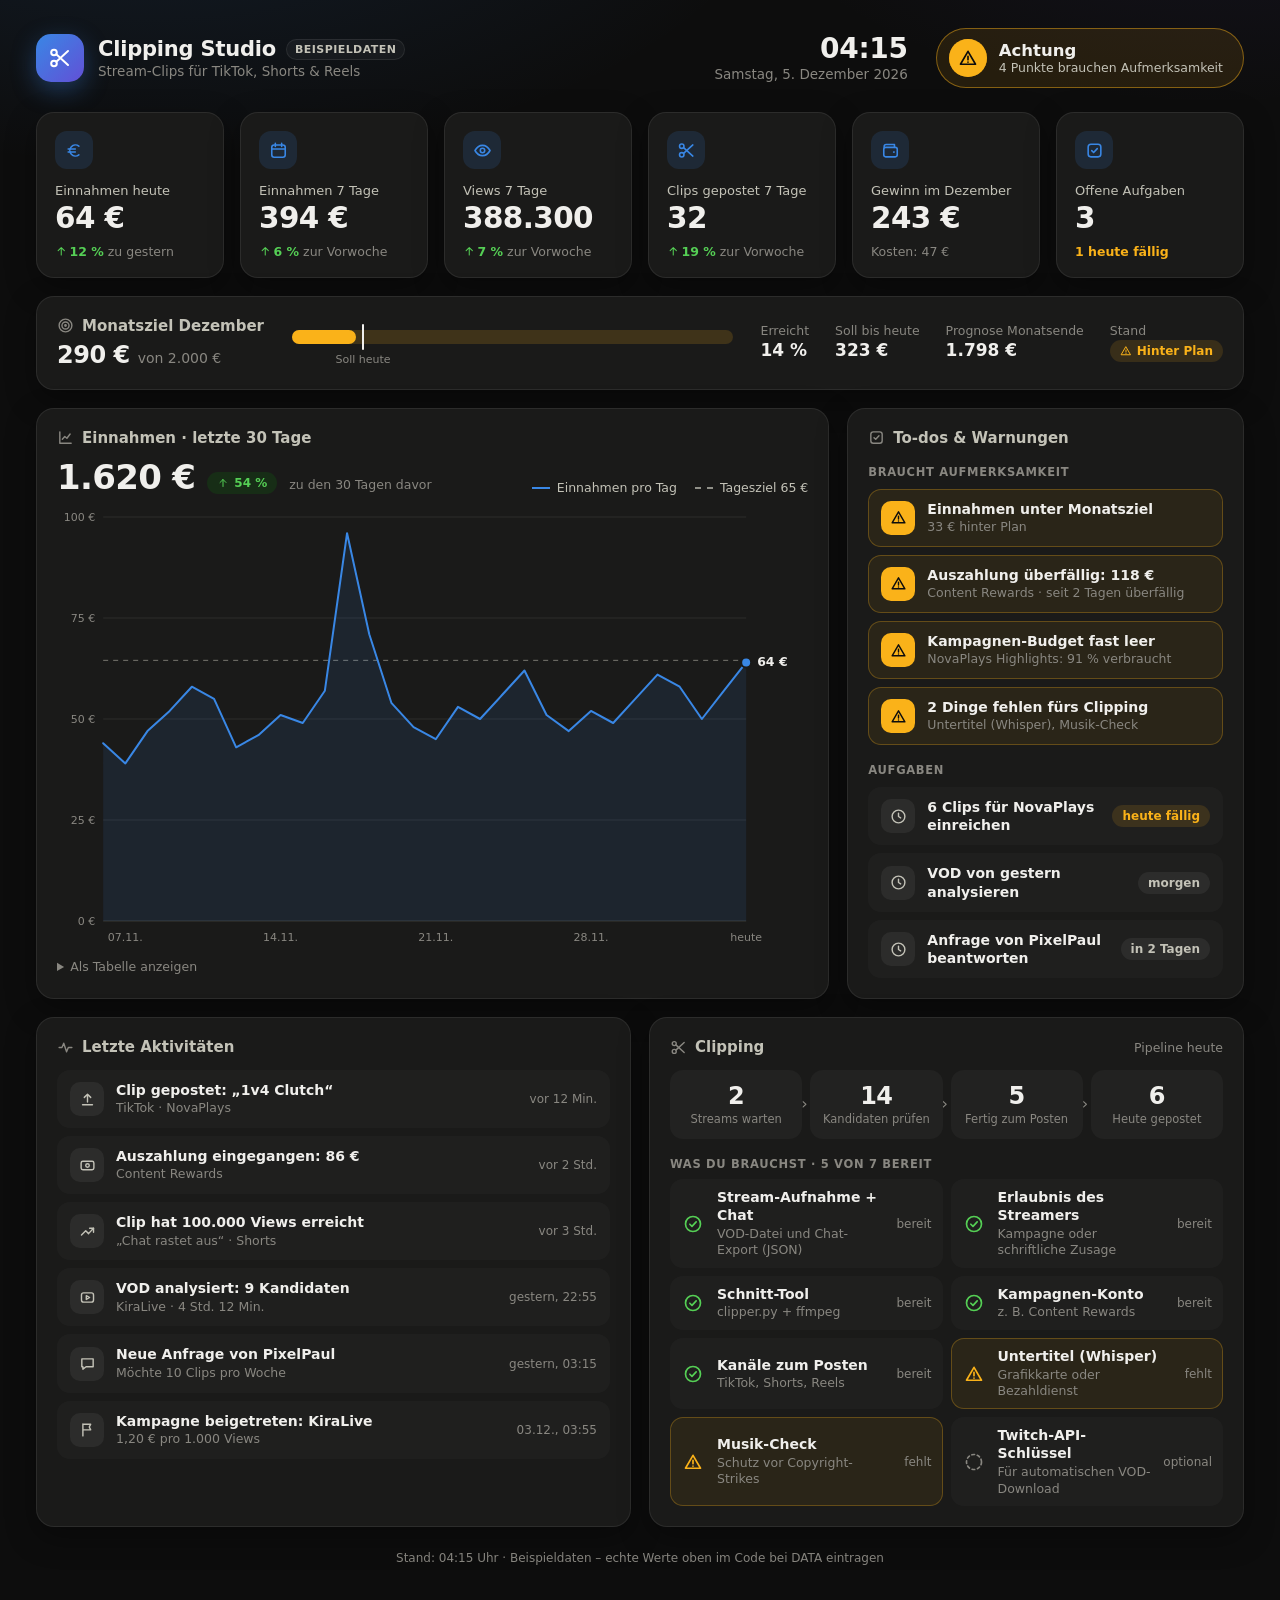
<file: dashboard.html>
<!DOCTYPE html>
<html lang="de">
<head>
<meta charset="utf-8">
<meta name="viewport" content="width=device-width, initial-scale=1">
<title>Clipping Dashboard</title>
<style>
  :root {
    color-scheme: dark;
    --page: #0d0d0d;  --card: #1a1a19;  --line: rgba(255,255,255,.08);
    --text: #f0efec;  --text-2: #c3c2b7; --muted: #898781;
    --accent: #3987e5; --accent-soft: rgba(57,135,229,.14);
    /* Ampelfarben: Fläche (…) und gut lesbare Textvariante (…-t) */
    --good: #0ca30c; --good-t: #55cf55;
    --warn: #fab219; --warn-t: #fab219;
    --crit: #d03b3b; --crit-t: #f47a7a;
    --grid: #2c2c2a; --axis: #383835;
    --radius: 18px;
  }
  * { box-sizing: border-box; }
  body {
    margin: 0; color: var(--text); -webkit-font-smoothing: antialiased;
    font-family: system-ui, -apple-system, "Segoe UI", Roboto, sans-serif;
    background:
      radial-gradient(900px 420px at 12% -8%, rgba(57,135,229,.13), transparent 70%),
      radial-gradient(700px 380px at 95% -10%, rgba(98,80,214,.10), transparent 70%),
      var(--page);
    background-repeat: no-repeat; min-height: 100vh;
  }
  svg.ic { width: 1em; height: 1em; fill: none; stroke: currentColor; stroke-width: 2;
           stroke-linecap: round; stroke-linejoin: round; flex: none; }
  .app { max-width: 1320px; margin: 0 auto; padding: 28px clamp(16px, 3vw, 36px) 40px;
         display: grid; gap: 18px; }

  /* ---------- Kopfzeile ---------- */
  .kopf { display: flex; align-items: center; gap: 14px 28px; flex-wrap: wrap; margin-bottom: 6px; }
  .marke { display: flex; align-items: center; gap: 14px; margin-right: auto; min-width: 0; }
  .logo { width: 48px; height: 48px; border-radius: 15px; display: grid; place-items: center;
          font-size: 24px; color: #fff; background: linear-gradient(135deg, #3987e5, #6250d6);
          box-shadow: 0 8px 24px rgba(57,135,229,.35); }
  .firma { font-size: 21px; font-weight: 650; letter-spacing: -.01em; display: flex; align-items: center; gap: 10px; flex-wrap: wrap; }
  .firma-sub { font-size: 13.5px; color: var(--muted); margin-top: 2px; }
  .tag { font-size: 11px; font-weight: 600; letter-spacing: .04em; text-transform: uppercase;
         padding: 3px 8px; border-radius: 999px; color: var(--text-2);
         border: 1px solid var(--line); background: rgba(255,255,255,.04); }
  .zeit { text-align: right; }
  .uhr { font-size: 28px; font-weight: 650; letter-spacing: -.01em; font-variant-numeric: tabular-nums; line-height: 1.1; }
  .datum { font-size: 13.5px; color: var(--muted); margin-top: 2px; }
  .status { display: flex; align-items: center; gap: 12px; padding: 10px 20px 10px 12px;
            border-radius: 999px; border: 1px solid; min-width: 0; }
  .status .punkt { width: 38px; height: 38px; border-radius: 50%; display: grid; place-items: center;
                   font-size: 20px; color: #0d0d0d; position: relative; flex: none; }
  .status .punkt::after { content: ""; position: absolute; inset: 0; border-radius: 50%;
                          background: inherit; opacity: .5; animation: puls 2.4s ease-out infinite; z-index: -1; }
  .status b { display: block; font-size: 16.5px; font-weight: 650; }
  .status span { display: block; font-size: 12.5px; color: var(--text-2); }
  .status.gruen { background: rgba(12,163,12,.12);  border-color: rgba(12,163,12,.45); }
  .status.gelb  { background: rgba(250,178,25,.10); border-color: rgba(250,178,25,.45); }
  .status.rot   { background: rgba(208,59,59,.14);  border-color: rgba(208,59,59,.55); }
  .status.gruen .punkt { background: var(--good); color: #fff; }
  .status.gelb  .punkt { background: var(--warn); }
  .status.rot   .punkt { background: var(--crit); color: #fff; }

  /* ---------- Karten ---------- */
  .karte { background: var(--card); border: 1px solid var(--line); border-radius: var(--radius);
           padding: 20px; box-shadow: 0 10px 30px rgba(0,0,0,.35); min-width: 0;
           animation: rein .55s cubic-bezier(.2,.7,.2,1) both; animation-delay: calc(var(--i, 0) * 55ms); }
  .karte h2 { margin: 0; font-size: 15px; font-weight: 600; color: var(--text-2);
              display: flex; align-items: center; gap: 8px; }
  .karte h2 .ic { font-size: 17px; color: var(--muted); }
  .karte h2 .rechts { margin-left: auto; font-size: 12.5px; font-weight: 500; color: var(--muted); }

  /* ---------- Kennzahlen ---------- */
  .kpis { display: grid; gap: 16px; grid-template-columns: repeat(2, 1fr); }
  @media (min-width: 680px)  { .kpis { grid-template-columns: repeat(3, 1fr); } }
  @media (min-width: 1180px) { .kpis { grid-template-columns: repeat(6, 1fr); } }
  .kpi { padding: 18px; }
  .kpi .chip { width: 38px; height: 38px; border-radius: 12px; display: grid; place-items: center;
               font-size: 19px; color: var(--accent); background: var(--accent-soft); }
  .kpi .label { margin-top: 14px; font-size: 13px; color: var(--text-2); }
  .kpi .wert { margin-top: 4px; font-size: clamp(25px, 2.3vw, 31px); font-weight: 650;
               letter-spacing: -.02em; line-height: 1.15; white-space: nowrap; }
  .delta { margin-top: 8px; font-size: 12.5px; color: var(--muted); display: flex; align-items: center; gap: 4px; flex-wrap: wrap; }
  .delta b { font-weight: 600; display: inline-flex; align-items: center; gap: 2px; }
  .delta .gut { color: var(--good-t); } .delta .schlecht { color: var(--crit-t); } .delta .achtung { color: var(--warn-t); }

  /* ---------- Monatsziel ---------- */
  .ziel { display: grid; gap: 14px 28px; align-items: center; grid-template-columns: 1fr; }
  @media (min-width: 900px) { .ziel { grid-template-columns: auto minmax(200px, 1fr) auto; } }
  .ziel .stand { font-size: 24px; font-weight: 650; letter-spacing: -.02em; margin-top: 6px; white-space: nowrap; }
  .ziel .stand small { font-size: 14px; font-weight: 500; color: var(--muted); letter-spacing: 0; }
  .balken-box { padding: 8px 0 20px; position: relative; }
  .balken { height: 14px; border-radius: 999px; position: relative; }
  .balken i { display: block; height: 100%; border-radius: 999px; width: 0; transition: width 1.1s cubic-bezier(.2,.7,.2,1) .25s; }
  .soll { position: absolute; top: 2px; bottom: 14px; width: 2px; background: var(--text); border-radius: 2px; transform: translateX(-1px); }
  .soll em { position: absolute; top: 100%; left: 50%; transform: translateX(-50%); margin-top: 3px;
             font-style: normal; font-size: 11px; color: var(--muted); white-space: nowrap; }
  .ziel-zahlen { display: flex; gap: 26px; flex-wrap: wrap; }
  .ziel-zahlen div { font-size: 12.5px; color: var(--muted); }
  .ziel-zahlen b { display: block; font-size: 17px; font-weight: 600; color: var(--text); margin-top: 2px; white-space: nowrap; }
  .pille { display: inline-flex; align-items: center; gap: 5px; font-size: 12px; font-weight: 600;
           padding: 4px 10px; border-radius: 999px; white-space: nowrap; }
  .pille.gruen { color: var(--good-t); background: rgba(12,163,12,.14); }
  .pille.gelb  { color: var(--warn-t); background: rgba(250,178,25,.13); }
  .pille.rot   { color: var(--crit-t); background: rgba(208,59,59,.16); }
  .pille.neutral { color: var(--text-2); background: rgba(255,255,255,.06); }

  /* ---------- Zweispaltige Bereiche ---------- */
  .reihe { display: grid; gap: 18px; grid-template-columns: 1fr; }
  @media (min-width: 980px) { .reihe.r21 { grid-template-columns: 2fr 1fr; } .reihe.r11 { grid-template-columns: 1fr 1fr; } }

  /* ---------- Diagramm ---------- */
  .chart-kopf { display: flex; align-items: baseline; gap: 12px; flex-wrap: wrap; margin: 10px 0 6px; }
  .chart-kopf .summe { font-size: 34px; font-weight: 650; letter-spacing: -.02em; }
  .chartkarte { display: flex; flex-direction: column; }
  .chart { position: relative; outline: none; touch-action: pan-y; border-radius: 10px; flex: 1; min-height: 270px; }
  .chart .svgbox { position: absolute; inset: 0; }
  .legende { display: flex; gap: 6px 18px; flex-wrap: wrap; margin-left: auto; font-size: 12.5px; color: var(--text-2); }
  .legende span { display: inline-flex; align-items: center; gap: 7px; white-space: nowrap; }
  .legende i { display: inline-block; width: 18px; height: 0; border-top: 2px solid var(--accent); }
  .legende i.ziel-l { border-top: 2px dashed var(--text-2); opacity: .7; }
  .chart:focus-visible { box-shadow: 0 0 0 2px var(--accent); }
  .chart svg { display: block; width: 100%; }
  .chart text { font-size: 11px; fill: var(--muted); font-variant-numeric: tabular-nums; }
  .chart .endwert { font-size: 12.5px; font-weight: 600; fill: var(--text); }
  .chart .linie { fill: none; stroke: var(--accent); stroke-width: 2; stroke-linejoin: round; stroke-linecap: round; }
  .chart .neu .linie { stroke-dasharray: 1; stroke-dashoffset: 1; animation: zeichne 1.4s ease-out .35s forwards; }
  .chart .neu .flaeche, .chart .neu .ende { opacity: 0; animation: blende .8s ease-out 1.2s forwards; }
  .tip { position: absolute; pointer-events: none; background: #262624; border: 1px solid rgba(255,255,255,.14);
         border-radius: 10px; padding: 7px 11px; box-shadow: 0 8px 24px rgba(0,0,0,.5); white-space: nowrap;
         transform: translate(-50%, -100%); }
  .tip b { display: block; font-size: 15px; font-weight: 650; }
  .tip span { font-size: 11.5px; color: var(--muted); }
  details.tabelle { margin-top: 8px; font-size: 12.5px; color: var(--muted); }
  details.tabelle summary { cursor: pointer; width: max-content; padding: 4px 0; }
  details.tabelle div { max-height: 220px; overflow: auto; margin-top: 6px; border: 1px solid var(--line); border-radius: 10px; }
  details.tabelle table { width: 100%; border-collapse: collapse; font-variant-numeric: tabular-nums; }
  details.tabelle th, details.tabelle td { text-align: left; padding: 6px 12px; border-bottom: 1px solid var(--line); }
  details.tabelle td:last-child, details.tabelle th:last-child { text-align: right; color: var(--text); }

  /* ---------- Listen ---------- */
  .liste { display: grid; gap: 8px; margin-top: 14px; }
  .zeile { display: flex; gap: 12px; align-items: center; padding: 10px 12px; border-radius: 13px;
           border: 1px solid transparent; background: rgba(255,255,255,.025); }
  .zeile .chip { width: 34px; height: 34px; border-radius: 10px; display: grid; place-items: center; font-size: 17px;
                 color: var(--text-2); background: rgba(255,255,255,.06); flex: none; }
  .zeile .txt { min-width: 0; flex: 1; }
  .zeile .txt b { display: block; font-size: 14px; font-weight: 600; line-height: 1.3; }
  .zeile .txt span { display: block; font-size: 12.5px; color: var(--muted); margin-top: 1px; line-height: 1.35; }
  .zeile .neben { font-size: 12px; color: var(--muted); white-space: nowrap; flex: none; }
  .zeile.gelb { background: rgba(250,178,25,.07); border-color: rgba(250,178,25,.28); }
  .zeile.gelb .chip { color: #0d0d0d; background: var(--warn); }
  .zeile.rot { background: rgba(208,59,59,.10); border-color: rgba(208,59,59,.45); }
  .zeile.rot .chip { color: #fff; background: var(--crit); }
  .zeile.gruen .chip { color: var(--good-t); background: rgba(12,163,12,.16); }
  .leer { font-size: 13.5px; color: var(--muted); padding: 18px 4px; }
  .abschnitt { font-size: 11.5px; font-weight: 600; letter-spacing: .06em; text-transform: uppercase;
               color: var(--muted); margin: 18px 0 -4px; }

  /* ---------- Clipping ---------- */
  .pipeline { display: grid; grid-template-columns: repeat(4, 1fr); gap: 8px; margin-top: 14px; }
  .schritt { background: rgba(255,255,255,.035); border-radius: 13px; padding: 12px 10px; text-align: center; position: relative; }
  .schritt b { display: block; font-size: 24px; font-weight: 650; letter-spacing: -.02em; }
  .schritt span { display: block; font-size: 11.5px; color: var(--muted); margin-top: 2px; line-height: 1.3; }
  .schritt + .schritt::before { content: "›"; position: absolute; left: -9px; top: 50%; transform: translateY(-58%);
                                color: var(--muted); font-size: 16px; }
  .bedarf { display: grid; gap: 8px; grid-template-columns: 1fr; margin-top: 12px; }
  @media (min-width: 560px) { .bedarf { grid-template-columns: 1fr 1fr; } }
  .bedarf .zeile { padding: 8px 10px; }
  .bedarf .chip { background: none; width: 24px; height: 24px; font-size: 20px; }
  .bedarf .ok .chip { color: var(--good-t); } .bedarf .fehlt .chip { color: var(--warn-t); } .bedarf .optional .chip { color: var(--muted); }
  .bedarf .fehlt { background: rgba(250,178,25,.07); border-color: rgba(250,178,25,.28); }

  .fuss { font-size: 12px; color: var(--muted); text-align: center; margin-top: 6px; }

  @keyframes rein   { from { opacity: 0; transform: translateY(14px); } to { opacity: 1; transform: none; } }
  @keyframes puls   { from { transform: scale(1); opacity: .5; } to { transform: scale(1.7); opacity: 0; } }
  @keyframes zeichne{ to { stroke-dashoffset: 0; } }
  @keyframes blende { to { opacity: 1; } }
  @media (max-width: 679px) {
    .zeit { text-align: left; order: 3; } .status { order: 2; width: 100%; } .marke { width: 100%; }
    .uhr { font-size: 22px; } .karte { padding: 16px; } .chart-kopf .summe { font-size: 28px; }
    .chart { min-height: 210px; } .legende { margin-left: 0; width: 100%; }
  }
  @media (prefers-reduced-motion: reduce) {
    *, *::before, *::after { animation: none !important; transition: none !important; }
    .chart .neu .linie { stroke-dashoffset: 0; } .chart .neu .flaeche, .chart .neu .ende { opacity: 1; }
  }
</style>
</head>
<body>
<div class="app">

  <header class="kopf">
    <div class="marke">
      <div class="logo" id="logo"></div>
      <div>
        <div class="firma"><span id="firma"></span><span class="tag" id="beispiel" hidden>Beispieldaten</span></div>
        <div class="firma-sub" id="firmaSub"></div>
      </div>
    </div>
    <div class="zeit">
      <div class="uhr" id="uhr">--:--</div>
      <div class="datum" id="datum"></div>
    </div>
    <div class="status" id="status" role="status" aria-live="polite"></div>
  </header>

  <section class="kpis" id="kpis" aria-label="Kennzahlen"></section>

  <section class="karte ziel" id="ziel" style="--i:6" aria-label="Monatsziel"></section>

  <div class="reihe r21">
    <section class="karte chartkarte" style="--i:7">
      <h2 id="chartTitel"></h2>
      <div class="chart-kopf" id="chartKopf"></div>
      <div class="chart" id="chart" tabindex="0"><div class="svgbox"></div><div class="tip" hidden></div></div>
      <details class="tabelle"><summary>Als Tabelle anzeigen</summary><div id="tabelle"></div></details>
    </section>
    <section class="karte" style="--i:8">
      <h2 id="todoTitel"></h2>
      <div id="todos"></div>
    </section>
  </div>

  <div class="reihe r11">
    <section class="karte" style="--i:9">
      <h2 id="aktivTitel"></h2>
      <div class="liste" id="aktiv"></div>
    </section>
    <section class="karte" style="--i:10">
      <h2 id="clipTitel"></h2>
      <div class="pipeline" id="pipeline"></div>
      <div class="abschnitt" id="bedarfTitel"></div>
      <div class="bedarf" id="bedarf"></div>
    </section>
  </div>

  <div class="fuss" id="fuss"></div>
</div>

<script>
/* =====================================================================
   1)  DEINE DATEN  –  nur diesen Block musst du anpassen
   =====================================================================
   Alles, was das Dashboard zeigt, kommt aus dem Objekt DATA.
   Kennzahlen, Ampel und Warnungen werden daraus automatisch berechnet.

   Zwei kleine Helfer nur für die Beispieldaten (damit sie immer "frisch" aussehen):
     vor(25)      = Zeitpunkt vor 25 Minuten
     inTagen(2)   = Datum in 2 Tagen  (inTagen(-3) = vor 3 Tagen)
   Bei echten Daten schreibst du stattdessen einfach ein Datum hin,
   z. B. "2026-11-12T14:05" oder "2026-11-15".
   ===================================================================== */
const vor     = min  => new Date(Date.now() - min * 60000).toISOString();
const inTagen = tage => { const d = new Date(); d.setHours(12, 0, 0, 0); d.setDate(d.getDate() + tage); return d.toISOString(); };

const DATA = {
  // Auf false stellen, sobald echte Daten drin sind (blendet das Schild "Beispieldaten" aus).
  beispieldaten: true,

  // --- Kopfzeile ---------------------------------------------------------
  firma: { name: "Clipping Studio", untertitel: "Stream-Clips für TikTok, Shorts & Reels" },

  // --- Einnahmen ---------------------------------------------------------
  // Ein Wert pro Tag in Euro, ältester Tag zuerst, der LETZTE Wert ist HEUTE.
  // 60 Werte sind ideal (30 Tage fürs Diagramm + 30 Tage zum Vergleich); weniger geht auch.
  // Quelle: Auszahlungs-Übersicht deiner Kampagnen (z. B. Content Rewards / Whop).
  einnahmenProTag: [
    22, 25, 19, 28, 31, 35, 30,   24, 27, 33, 29, 36, 41, 38,   30, 28, 35, 39, 44, 47, 40,
    33, 36, 42, 38, 45, 52, 48,   37, 41,
    44, 39, 47, 52, 58, 55, 43,   46, 51, 49, 57, 96, 71, 54,   48, 45, 53, 50, 56, 62, 51,
    47, 52, 49, 55, 61, 58, 50,   57, 64
  ],

  // Monatsziel für die Einnahmen in Euro.
  monatsziel: 2000,

  // Feste Kosten pro Monat in Euro (Abos, Tools …).
  kostenMonat: [
    { name: "Eklipse-Abo",     betrag: 23 },
    { name: "Untertitel-Tool", betrag: 15 },
    { name: "Cloud-Speicher",  betrag: 9  }
  ],

  // --- Reichweite ----------------------------------------------------------
  // Je 14 Werte (letzte 14 Tage, letzter Wert = heute).
  // Quelle: Analytics von TikTok / YouTube / Instagram, zusammengezählt.
  viewsProTag: [51200, 48700, 55100, 60300, 49800, 46100, 50900,   47900, 53600, 60200, 57100, 49300, 56400, 63800],
  clipsProTag: [4, 3, 5, 4, 4, 3, 4,   4, 5, 5, 4, 3, 5, 6],

  // --- Kampagnen (wird für Budget-Warnungen benutzt) -------------------------
  kampagnen: [
    { name: "NovaPlays Highlights", budget: 3000, verbraucht: 2730 },
    { name: "KiraLive Just Chatting", budget: 5000, verbraucht: 1850 }
  ],

  // --- Geld, das dir noch zusteht (wie "offene Rechnungen") -------------------
  offeneAuszahlungen: [
    { von: "Content Rewards", betrag: 118, faellig: inTagen(-2) },
    { von: "ClipAffiliates",  betrag: 64,  faellig: inTagen(5)  }
  ],

  // --- Aufgaben ---------------------------------------------------------------
  // erledigt: true blendet die Aufgabe aus.
  todos: [
    { text: "6 Clips für NovaPlays einreichen", faellig: inTagen(0), erledigt: false },
    { text: "VOD von gestern analysieren",      faellig: inTagen(1), erledigt: false },
    { text: "Anfrage von PixelPaul beantworten", faellig: inTagen(2), erledigt: false }
  ],

  // --- Letzte Aktivitäten -------------------------------------------------------
  // typ: "zahlung" | "clip" | "viral" | "kampagne" | "anfrage" | "vod"
  aktivitaeten: [
    { typ: "clip",     text: "Clip gepostet: „1v4 Clutch“",          detail: "TikTok · NovaPlays",          zeit: vor(12)   },
    { typ: "zahlung",  text: "Auszahlung eingegangen: 86 €",         detail: "Content Rewards",             zeit: vor(95)   },
    { typ: "viral",    text: "Clip hat 100.000 Views erreicht",      detail: "„Chat rastet aus“ · Shorts",  zeit: vor(190)  },
    { typ: "vod",      text: "VOD analysiert: 9 Kandidaten",         detail: "KiraLive · 4 Std. 12 Min.",   zeit: vor(320)  },
    { typ: "anfrage",  text: "Neue Anfrage von PixelPaul",           detail: "Möchte 10 Clips pro Woche",   zeit: vor(1500) },
    { typ: "kampagne", text: "Kampagne beigetreten: KiraLive",       detail: "1,20 € pro 1.000 Views",      zeit: vor(2900) }
  ],

  // --- Clip-Pipeline (was gerade in Arbeit ist) -----------------------------------
  // "Heute gepostet" wird automatisch aus clipsProTag genommen.
  pipeline: { vodsWartend: 2, kandidatenZuPruefen: 14, fertigZumPosten: 5 },

  // --- Was du fürs Clipping brauchst -------------------------------------------------
  // status: "ok" (vorhanden) | "fehlt" (wird gelb markiert) | "optional"
  bedarf: [
    { name: "Stream-Aufnahme + Chat",  hinweis: "VOD-Datei und Chat-Export (JSON)",  status: "ok" },
    { name: "Erlaubnis des Streamers", hinweis: "Kampagne oder schriftliche Zusage", status: "ok" },
    { name: "Schnitt-Tool",            hinweis: "clipper.py + ffmpeg",               status: "ok" },
    { name: "Kampagnen-Konto",         hinweis: "z. B. Content Rewards",             status: "ok" },
    { name: "Kanäle zum Posten",       hinweis: "TikTok, Shorts, Reels",             status: "ok" },
    { name: "Untertitel (Whisper)",    hinweis: "Grafikkarte oder Bezahldienst",     status: "fehlt" },
    { name: "Musik-Check",             hinweis: "Schutz vor Copyright-Strikes",      status: "fehlt" },
    { name: "Twitch-API-Schlüssel",    hinweis: "Für automatischen VOD-Download",    status: "optional" }
  ]
};

/* ---------------------------------------------------------------------
   Ab wann die Ampel umschaltet (Schwellen für die automatischen Warnungen)
   --------------------------------------------------------------------- */
const REGELN = {
  zielGelbUnter: 0.90,       // Monatsziel: unter 90 % vom Soll-Stand -> gelb
  zielRotUnter: 0.60,        //             unter 60 % vom Soll-Stand -> rot
  wocheGelbAb: -15,          // Einnahmen 7 Tage: ab -15 % zur Vorwoche -> gelb
  wocheRotAb: -40,           //                   ab -40 % zur Vorwoche -> rot
  auszahlungRotNachTagen: 14,// Auszahlung überfällig: gelb, nach 14 Tagen rot
  budgetGelbAb: 0.85         // Kampagnen-Budget: ab 85 % verbraucht -> gelb
};

/* ---------------------------------------------------------------------
   ECHTE DATEN ANBINDEN (optional)
   Trage bei url eine Adresse ein, die JSON im gleichen Aufbau wie DATA liefert
   (es reichen die Felder, die sich ändern, z. B. nur einnahmenProTag und todos).
   Das kann sein: eine Datei "daten.json" neben dieser Seite (über einen Webserver,
   nicht per Doppelklick), ein Google-Apps-Script, das dein Google Sheet als JSON
   ausgibt, oder deine eigene Datenbank-Schnittstelle.
   alleSekunden: wie oft neu geladen wird (0 = nur beim Öffnen).
   --------------------------------------------------------------------- */
const DATEN_QUELLE = { url: "", alleSekunden: 0 };


/* =====================================================================
   2)  DARSTELLUNG  –  ab hier musst du nichts ändern
   ===================================================================== */
const $ = s => document.querySelector(s);
const h = (tag, cls, text) => { const n = document.createElement(tag); if (cls) n.className = cls; if (text != null) n.textContent = text; return n; };
const nf = new Intl.NumberFormat("de-DE", { maximumFractionDigits: 0 });
const zahl = v => nf.format(Math.round(v));
const eur  = v => zahl(v) + " €";
const sum  = a => a.reduce((s, v) => s + v, 0);
const nums = a => (Array.isArray(a) ? a : []).map(Number).filter(Number.isFinite);
const letzte = (a, n, versatz = 0) => a.slice(Math.max(0, a.length - n - versatz), Math.max(0, a.length - versatz));
const proz = (neu, alt) => (alt > 0 ? (neu - alt) / alt * 100 : null);

const ICONS = {
  euro: '<path d="M17.5 6.5a7 7 0 1 0 0 11"/><path d="M4 10.2h9M4 13.8h9"/>',
  woche: '<rect x="3.5" y="5" width="17" height="15.5" rx="3"/><path d="M3.5 10h17M8 3v4M16 3v4"/>',
  auge: '<path d="M2.5 12S6 5.5 12 5.5 21.5 12 21.5 12 18 18.5 12 18.5 2.5 12 2.5 12Z"/><circle cx="12" cy="12" r="2.8"/>',
  schere: '<circle cx="6" cy="6.5" r="2.8"/><circle cx="6" cy="17.5" r="2.8"/><path d="M8.3 8.3 20 19M8.3 15.7 20 5"/>',
  gewinn: '<path d="M4 8V7a2.5 2.5 0 0 1 2.5-2.5H17V8"/><rect x="3.5" y="8" width="17" height="12" rx="2.5"/><path d="M16 14h.6"/>',
  aufgaben: '<rect x="4" y="4" width="16" height="16" rx="3.5"/><path d="m8.5 12.2 2.4 2.4 4.6-5"/>',
  ok: '<circle cx="12" cy="12" r="9"/><path d="m8.2 12.3 2.6 2.6 5-5.4"/>',
  warn: '<path d="M12 4 21 19.5H3Z"/><path d="M12 10v4.2M12 17v.1"/>',
  krit: '<path d="M8.3 3.5h7.4l4.8 4.8v7.4l-4.8 4.8H8.3l-4.8-4.8V8.3Z"/><path d="M12 8v5M12 16.2v.1"/>',
  ziel: '<circle cx="12" cy="12" r="9"/><circle cx="12" cy="12" r="5"/><circle cx="12" cy="12" r="1"/>',
  zahlung: '<rect x="3" y="6" width="18" height="12" rx="2.5"/><circle cx="12" cy="12" r="2.5"/>',
  clip: '<path d="M12 15.5V4.5M7.5 9 12 4.5 16.5 9M5 19.5h14"/>',
  viral: '<path d="M3.5 17 9.5 11l4 4 7-7.5"/><path d="M15 7.5h5.5V13"/>',
  kampagne: '<path d="M5.5 21V4M5.5 4.5h11l-2 4 2 4h-11"/>',
  anfrage: '<path d="M4 5.5h16v11H10l-4.5 3.5v-3.5H4Z"/>',
  vod: '<rect x="3.5" y="5.5" width="17" height="13" rx="3"/><path d="m10.3 9.3 4.7 2.7-4.7 2.7Z"/>',
  uhr: '<circle cx="12" cy="12" r="9"/><path d="M12 7.5V12l3 2"/>',
  hoch: '<path d="M12 19V5M6 11l6-6 6 6"/>',
  runter: '<path d="M12 5v14M6 13l6 6 6-6"/>',
  optional: '<circle cx="12" cy="12" r="9" stroke-dasharray="3.2 3.4"/>',
  aktiv: '<path d="M3 12h4l2.5-6 4 12 2.5-6h5"/>',
  chart: '<path d="M4 4v16h16"/><path d="m7.5 14.5 3.5-4 3 2.5 4.5-6"/>'
};
const icon = name => { const s = h("span"); s.innerHTML = `<svg class="ic" viewBox="0 0 24 24" aria-hidden="true">${ICONS[name] || ICONS.uhr}</svg>`; return s.firstChild; };
const titel = (node, ic, text, rechts) => { node.replaceChildren(icon(ic), document.createTextNode(text)); if (rechts) node.append(h("span", "rechts", rechts)); };

/* ---------- Zeit-Helfer ---------- */
const tagBeginn = d => { const x = new Date(d); x.setHours(0, 0, 0, 0); return x; };
const tageBis = d => Math.round((tagBeginn(d) - tagBeginn(new Date())) / 86400000);
function relativ(iso) {
  const d = new Date(iso); if (isNaN(d)) return "";
  const min = Math.round((Date.now() - d) / 60000), t = tageBis(d);
  const uhr = d.toLocaleTimeString("de-DE", { hour: "2-digit", minute: "2-digit" });
  if (min < 1) return "gerade eben";
  if (min < 60) return `vor ${min} Min.`;
  if (t === 0) return `vor ${Math.round(min / 60)} Std.`;
  if (t === -1) return `gestern, ${uhr}`;
  return d.toLocaleDateString("de-DE", { day: "2-digit", month: "2-digit" }) + `, ${uhr}`;
}
function faelligText(iso) {
  const t = tageBis(iso);
  if (isNaN(t)) return { text: "", stufe: "neutral" };
  if (t < 0)  return { text: t === -1 ? "seit gestern überfällig" : `seit ${-t} Tagen überfällig`, stufe: "rot" };
  if (t === 0) return { text: "heute fällig", stufe: "gelb" };
  if (t === 1) return { text: "morgen", stufe: "neutral" };
  return { text: `in ${t} Tagen`, stufe: "neutral" };
}

/* ---------- Kennzahlen aus DATA berechnen ---------- */
function berechne(D) {
  const e = nums(D.einnahmenProTag), v = nums(D.viewsProTag), c = nums(D.clipsProTag);
  const jetzt = new Date(), tagImMonat = jetzt.getDate();
  const tageImMonat = new Date(jetzt.getFullYear(), jetzt.getMonth() + 1, 0).getDate();
  const ziel = Number(D.monatsziel) || 0;
  const monatIst = sum(letzte(e, tagImMonat));
  const soll = ziel * tagImMonat / tageImMonat;
  const kosten = sum(nums((D.kostenMonat || []).map(k => k.betrag)));
  const todos = (D.todos || []).filter(t => !t.erledigt);
  return {
    e, heute: e.length ? e[e.length - 1] : 0,
    heuteDelta: e.length > 1 ? proz(e[e.length - 1], e[e.length - 2]) : null,
    woche: sum(letzte(e, 7)), wocheDelta: e.length >= 14 ? proz(sum(letzte(e, 7)), sum(letzte(e, 7, 7))) : null,
    d30: sum(letzte(e, 30)), d30Delta: e.length >= 60 ? proz(sum(letzte(e, 30)), sum(letzte(e, 30, 30))) : null,
    views: sum(letzte(v, 7)), viewsDelta: v.length >= 14 ? proz(sum(letzte(v, 7)), sum(letzte(v, 7, 7))) : null,
    clips: sum(letzte(c, 7)), clipsDelta: c.length >= 14 ? proz(sum(letzte(c, 7)), sum(letzte(c, 7, 7))) : null,
    clipsHeute: c.length ? c[c.length - 1] : 0,
    ziel, monatIst, soll, tagImMonat, tageImMonat, zielTag: ziel / tageImMonat,
    tempo: soll > 0 ? monatIst / soll : 1,
    prognose: monatIst / tagImMonat * tageImMonat,
    kosten, gewinn: monatIst - kosten, todos,
    monat: jetzt.toLocaleDateString("de-DE", { month: "long" })
  };
}

/* ---------- Automatische Warnungen ---------- */
function warnungen(D, k) {
  const w = [];
  if (datenFehler) w.push({ stufe: "gelb", titel: "Daten konnten nicht geladen werden", text: "Es werden die zuletzt bekannten Werte gezeigt." });

  if (k.ziel > 0 && k.tempo < REGELN.zielRotUnter) w.push({ stufe: "rot", titel: "Monatsziel stark gefährdet", text: `${eur(k.soll - k.monatIst)} hinter Plan` });
  else if (k.ziel > 0 && k.tempo < REGELN.zielGelbUnter) w.push({ stufe: "gelb", titel: "Einnahmen unter Monatsziel", text: `${eur(k.soll - k.monatIst)} hinter Plan` });

  if (k.wocheDelta != null && k.wocheDelta <= REGELN.wocheRotAb) w.push({ stufe: "rot", titel: "Einnahmen brechen ein", text: `${Math.round(k.wocheDelta)} % zur Vorwoche` });
  else if (k.wocheDelta != null && k.wocheDelta <= REGELN.wocheGelbAb) w.push({ stufe: "gelb", titel: "Einnahmen gehen zurück", text: `${Math.round(k.wocheDelta)} % zur Vorwoche` });

  for (const a of D.offeneAuszahlungen || []) {
    const t = tageBis(a.faellig);
    if (t < 0) w.push({ stufe: -t >= REGELN.auszahlungRotNachTagen ? "rot" : "gelb",
      titel: `Auszahlung überfällig: ${eur(Number(a.betrag) || 0)}`, text: `${a.von} · ${faelligText(a.faellig).text}` });
  }
  for (const kp of D.kampagnen || []) {
    const anteil = kp.budget > 0 ? kp.verbraucht / kp.budget : 0;
    if (anteil >= REGELN.budgetGelbAb) w.push({ stufe: "gelb", titel: `Kampagnen-Budget fast leer`,
      text: `${kp.name}: ${Math.round(anteil * 100)} % verbraucht` });
  }
  const fehlt = (D.bedarf || []).filter(b => b.status === "fehlt");
  if (fehlt.length) w.push({ stufe: "gelb", titel: fehlt.length === 1 ? "1 Sache fehlt fürs Clipping" : `${fehlt.length} Dinge fehlen fürs Clipping`,
    text: fehlt.map(b => b.name).join(", ") });

  return w.sort((a, b) => (a.stufe === "rot" ? 0 : 1) - (b.stufe === "rot" ? 0 : 1));
}

/* ---------- Zahlen hochzählen (nur beim ersten Laden) ---------- */
function setzeZahl(node, wert, fmt, animiert) {
  if (!animiert || matchMedia("(prefers-reduced-motion: reduce)").matches) { node.textContent = fmt(wert); return; }
  const start = performance.now(), dauer = 900;
  (function schritt(t) {
    const p = Math.min(1, (t - start) / dauer), ease = 1 - Math.pow(1 - p, 3);
    node.textContent = fmt(wert * ease);
    if (p < 1) requestAnimationFrame(schritt);
  })(start);
}
function deltaZeile(delta, vergleich, gutWennHoch = true) {
  const z = h("div", "delta");
  if (delta == null) { z.textContent = "kein Vergleich"; return z; }
  const flach = Math.abs(delta) < 0.5, gut = (delta >= 0) === gutWennHoch;
  const b = h("b", flach ? "" : gut ? "gut" : "schlecht");
  if (!flach) b.append(icon(delta >= 0 ? "hoch" : "runter"));
  b.append(document.createTextNode(flach ? "±0 %" : `${Math.abs(delta).toFixed(0)} %`));
  z.append(b, document.createTextNode(vergleich));
  return z;
}

/* ---------- Bereiche zeichnen ---------- */
function zeichneKopf(D, k, w) {
  $("#logo").replaceChildren(icon("schere"));
  $("#firma").textContent = D.firma?.name || "Mein Unternehmen";
  $("#firmaSub").textContent = D.firma?.untertitel || "";
  $("#beispiel").hidden = !D.beispieldaten;

  const ueberfaellig = k.todos.filter(t => tageBis(t.faellig) < 0).length;
  const rot = w.filter(x => x.stufe === "rot").length + ueberfaellig;
  const gelb = w.filter(x => x.stufe === "gelb").length;
  const s = rot ? { cls: "rot", ic: "krit", t: "Handlungsbedarf", sub: rot === 1 ? "1 dringender Punkt" : `${rot} dringende Punkte` }
          : gelb ? { cls: "gelb", ic: "warn", t: "Achtung", sub: gelb === 1 ? "1 Punkt braucht Aufmerksamkeit" : `${gelb} Punkte brauchen Aufmerksamkeit` }
          : { cls: "gruen", ic: "ok", t: "Läuft gut", sub: "Alles im grünen Bereich" };
  const st = $("#status"); st.className = "status " + s.cls;
  const p = h("div", "punkt"); p.append(icon(s.ic));
  const txt = h("div"); txt.append(h("b", "", s.t), h("span", "", s.sub));
  st.replaceChildren(p, txt);
}

function zeichneKpis(k, animiert) {
  const heuteFaellig = k.todos.filter(t => tageBis(t.faellig) === 0).length;
  const ueberfaellig = k.todos.filter(t => tageBis(t.faellig) < 0).length;
  const karten = [
    { ic: "euro",     label: "Einnahmen heute",       wert: k.heute, fmt: eur,  delta: k.heuteDelta, vgl: "zu gestern" },
    { ic: "woche",    label: "Einnahmen 7 Tage",      wert: k.woche, fmt: eur,  delta: k.wocheDelta, vgl: "zur Vorwoche" },
    { ic: "auge",     label: "Views 7 Tage",          wert: k.views, fmt: zahl, delta: k.viewsDelta, vgl: "zur Vorwoche" },
    { ic: "schere",   label: "Clips gepostet 7 Tage", wert: k.clips, fmt: zahl, delta: k.clipsDelta, vgl: "zur Vorwoche" },
    { ic: "gewinn",   label: `Gewinn im ${k.monat}`,  wert: k.gewinn, fmt: eur, sub: `Kosten: ${eur(k.kosten)}` },
    { ic: "aufgaben", label: "Offene Aufgaben",       wert: k.todos.length, fmt: zahl,
      sub: ueberfaellig ? `${ueberfaellig} überfällig` : heuteFaellig ? `${heuteFaellig} heute fällig` : "nichts dringend",
      subCls: ueberfaellig ? "schlecht" : heuteFaellig ? "achtung" : "" }
  ];
  $("#kpis").replaceChildren(...karten.map((c, i) => {
    const karte = h("article", "karte kpi"); karte.style.setProperty("--i", i);
    const chip = h("div", "chip"); chip.append(icon(c.ic));
    const wert = h("div", "wert"); setzeZahl(wert, c.wert, c.fmt, animiert);
    let unten;
    if (c.sub) { unten = h("div", "delta"); const b = h("b", c.subCls || "", c.sub); if (!c.subCls) b.style.fontWeight = 400; unten.append(b); }
    else unten = deltaZeile(c.delta, c.vgl);
    karte.append(chip, h("div", "label", c.label), wert, unten);
    return karte;
  }));
}

function zeichneZiel(k) {
  const stufe = k.tempo < REGELN.zielRotUnter ? "rot" : k.tempo < REGELN.zielGelbUnter ? "gelb" : "gruen";
  const farbe = { gruen: "var(--good)", gelb: "var(--warn)", rot: "var(--crit)" }[stufe];
  const spur  = { gruen: "rgba(12,163,12,.18)", gelb: "rgba(250,178,25,.16)", rot: "rgba(208,59,59,.20)" }[stufe];
  const anteil = k.ziel > 0 ? k.monatIst / k.ziel : 0;

  const links = h("div");
  const t = h("h2"); titel(t, "ziel", `Monatsziel ${k.monat}`);
  const stand = h("div", "stand", eur(k.monatIst) + " "); stand.append(h("small", "", `von ${eur(k.ziel)}`));
  links.append(t, stand);

  const box = h("div", "balken-box");
  const balken = h("div", "balken"); balken.style.background = spur;
  balken.setAttribute("role", "progressbar"); balken.setAttribute("aria-valuemin", 0); balken.setAttribute("aria-valuemax", 100);
  balken.setAttribute("aria-valuenow", Math.round(anteil * 100)); balken.setAttribute("aria-label", "Monatsziel erreicht in Prozent");
  const fuell = h("i"); fuell.style.background = farbe; balken.append(fuell);
  const soll = h("div", "soll"); soll.style.left = Math.min(100, k.tagImMonat / k.tageImMonat * 100) + "%";
  soll.append(h("em", "", "Soll heute"));
  box.append(balken, soll);
  requestAnimationFrame(() => requestAnimationFrame(() => { fuell.style.width = Math.min(100, anteil * 100) + "%"; }));

  const zahlen = h("div", "ziel-zahlen");
  const z = (label, wert) => { const d = h("div", "", label); d.append(h("b", "", wert)); return d; };
  const pille = h("span", "pille " + stufe);
  pille.append(icon(stufe === "gruen" ? "ok" : stufe === "gelb" ? "warn" : "krit"),
    document.createTextNode(stufe === "gruen" ? "Im Plan" : stufe === "gelb" ? "Hinter Plan" : "Weit hinter Plan"));
  const pBox = h("div", "", "Stand"); const pb = h("b"); pb.append(pille); pBox.append(pb);
  zahlen.append(z("Erreicht", Math.round(anteil * 100) + " %"), z("Soll bis heute", eur(k.soll)), z("Prognose Monatsende", eur(k.prognose)), pBox);

  $("#ziel").replaceChildren(links, box, zahlen);
}

function zeichneTodos(D, k, w) {
  titel($("#todoTitel"), "aufgaben", "To-dos & Warnungen");
  const box = $("#todos"); box.replaceChildren();
  const zeile = (stufe, ic, t, text, neben) => {
    const z = h("div", "zeile " + (stufe || ""));
    const chip = h("div", "chip"); chip.append(icon(ic));
    const txt = h("div", "txt"); txt.append(h("b", "", t)); if (text) txt.append(h("span", "", text));
    z.append(chip, txt); if (neben) z.append(neben);
    return z;
  };
  box.append(h("div", "abschnitt", "Braucht Aufmerksamkeit"));
  const wl = h("div", "liste");
  if (w.length) wl.append(...w.map(x => zeile(x.stufe, x.stufe === "rot" ? "krit" : "warn", x.titel, x.text)));
  else wl.append(zeile("gruen", "ok", "Keine Warnungen", "Alles im grünen Bereich."));
  box.append(wl, h("div", "abschnitt", "Aufgaben"));
  const tl = h("div", "liste");
  const sortiert = [...k.todos].sort((a, b) => new Date(a.faellig) - new Date(b.faellig));
  if (sortiert.length) tl.append(...sortiert.map(t => {
    const f = faelligText(t.faellig);
    return zeile(f.stufe === "rot" ? "rot" : "", f.stufe === "rot" ? "krit" : "uhr", t.text, null, h("span", "pille " + f.stufe, f.text));
  }));
  else tl.append(h("div", "leer", "Keine offenen Aufgaben."));
  box.append(tl);
}

function zeichneAktiv(D) {
  titel($("#aktivTitel"), "aktiv", "Letzte Aktivitäten");
  const liste = [...(D.aktivitaeten || [])].sort((a, b) => new Date(b.zeit) - new Date(a.zeit)).slice(0, 7);
  const box = $("#aktiv");
  if (!liste.length) { box.replaceChildren(h("div", "leer", "Noch keine Aktivitäten.")); return; }
  box.replaceChildren(...liste.map(a => {
    const z = h("div", "zeile");
    const chip = h("div", "chip"); chip.append(icon(ICONS[a.typ] ? a.typ : "uhr"));
    const txt = h("div", "txt"); txt.append(h("b", "", a.text)); if (a.detail) txt.append(h("span", "", a.detail));
    z.append(chip, txt, h("span", "neben", relativ(a.zeit)));
    return z;
  }));
}

function zeichneClipping(D, k) {
  titel($("#clipTitel"), "schere", "Clipping", "Pipeline heute");
  const p = D.pipeline || {};
  const schritte = [
    [p.vodsWartend, "Streams warten"], [p.kandidatenZuPruefen, "Kandidaten prüfen"],
    [p.fertigZumPosten, "Fertig zum Posten"], [k.clipsHeute, "Heute gepostet"]
  ];
  $("#pipeline").replaceChildren(...schritte.map(([n, label]) => {
    const s = h("div", "schritt"); s.append(h("b", "", zahl(Number(n) || 0)), h("span", "", label)); return s;
  }));

  const bedarf = D.bedarf || [], pflicht = bedarf.filter(b => b.status !== "optional");
  const bereit = pflicht.filter(b => b.status === "ok").length;
  $("#bedarfTitel").textContent = `Was du brauchst · ${bereit} von ${pflicht.length} bereit`;
  const wort = { ok: "bereit", fehlt: "fehlt", optional: "optional" }, ic = { ok: "ok", fehlt: "warn", optional: "optional" };
  $("#bedarf").replaceChildren(...bedarf.map(b => {
    const st = wort[b.status] ? b.status : "fehlt";
    const z = h("div", "zeile " + st);
    const chip = h("div", "chip"); chip.append(icon(ic[st]));
    const txt = h("div", "txt"); txt.append(h("b", "", b.name)); if (b.hinweis) txt.append(h("span", "", b.hinweis));
    z.append(chip, txt, h("span", "neben", wort[st]));
    return z;
  }));
}

/* ---------- Liniendiagramm (ohne fremde Bibliothek) ---------- */
let chart = null, chartNeu = true;
function schoenerSchritt(roh) {
  const p = Math.pow(10, Math.floor(Math.log10(Math.max(roh, 1e-9)))), f = roh / p;
  return (f <= 1 ? 1 : f <= 2 ? 2 : f <= 2.5 ? 2.5 : f <= 5 ? 5 : 10) * p;
}
function zeichneChart(D, k) {
  titel($("#chartTitel"), "chart", "Einnahmen · letzte 30 Tage");
  const kopf = $("#chartKopf"); kopf.replaceChildren(h("div", "summe", eur(k.d30)));
  if (k.d30Delta != null) {
    const gut = k.d30Delta >= 0, pille = h("span", "pille " + (gut ? "gruen" : "rot"));
    pille.append(icon(gut ? "hoch" : "runter"), document.createTextNode(`${Math.abs(k.d30Delta).toFixed(0)} %`));
    kopf.append(pille, h("span", "", "zu den 30 Tagen davor"));
    kopf.lastChild.style.cssText = "font-size:12.5px;color:var(--muted)";
  }
  const legende = h("div", "legende"), eintrag = (cls, text) => { const e = h("span"); e.append(h("i", cls), document.createTextNode(text)); return e; };
  legende.append(eintrag("", "Einnahmen pro Tag"));
  if (k.zielTag > 0) legende.append(eintrag("ziel-l", `Tagesziel ${eur(k.zielTag)}`));
  kopf.append(legende);

  const wrap = $("#chart"), box = wrap.querySelector(".svgbox");
  const werte = letzte(k.e, 30), n = werte.length;
  if (n < 2) { box.replaceChildren(h("div", "leer", "Noch zu wenige Daten für ein Diagramm.")); chart = null; return; }
  const heute = new Date();
  const datum = i => { const d = new Date(heute); d.setDate(d.getDate() - (n - 1 - i)); return d; };
  const kurz = d => d.toLocaleDateString("de-DE", { day: "2-digit", month: "2-digit" });

  letzteGroesse = wrap.clientWidth + "x" + wrap.clientHeight;
  const W = Math.max(280, wrap.clientWidth), H = Math.max(200, wrap.clientHeight);
  const max = Math.max(...werte, k.zielTag || 0);
  const step = schoenerSchritt(max / (H > 300 ? 4.5 : 3.2)), yMax = Math.ceil(max * 1.04 / step) * step;
  const m = { o: 14, r: 62, u: 26, l: 14 + eur(yMax).length * 6.4 };
  const x = i => m.l + i * (W - m.l - m.r) / (n - 1);
  const y = v => m.o + (1 - v / yMax) * (H - m.o - m.u);
  const pfad = werte.map((v, i) => `${i ? "L" : "M"}${x(i).toFixed(1)} ${y(v).toFixed(1)}`).join(" ");

  let s = `<svg viewBox="0 0 ${W} ${H}" height="${H}" role="img" class="${chartNeu ? "neu" : ""}"
    aria-label="Liniendiagramm: Einnahmen pro Tag in den letzten ${n} Tagen, zusammen ${eur(k.d30)}.">`;
  for (let t = 0; t <= yMax + 1e-9; t += step)
    s += `<line x1="${m.l}" x2="${W - m.r}" y1="${y(t)}" y2="${y(t)}" stroke="${t ? "var(--grid)" : "var(--axis)"}"/>
          <text x="${m.l - 8}" y="${y(t) + 4}" text-anchor="end">${eur(t)}</text>`;
  for (let i = n - 1; i >= 0; i -= 7)
    s += `<text x="${x(i)}" y="${H - 6}" text-anchor="middle">${i === n - 1 ? "heute" : kurz(datum(i))}</text>`;
  if (k.zielTag > 0)   // gestrichelte Hilfslinie: so viel pro Tag ist für das Monatsziel nötig
    s += `<line x1="${m.l}" x2="${W - m.r}" y1="${y(k.zielTag)}" y2="${y(k.zielTag)}" stroke="var(--text-2)" stroke-opacity=".55" stroke-dasharray="5 5"/>`;
  s += `<path class="flaeche" d="${pfad} L${x(n - 1)} ${y(0)} L${x(0)} ${y(0)} Z" fill="var(--accent)" fill-opacity=".10"/>
        <path class="linie" d="${pfad}" pathLength="1"/>
        <g class="ende"><circle cx="${x(n - 1)}" cy="${y(werte[n - 1])}" r="5" fill="var(--accent)" stroke="var(--card)" stroke-width="2"/>
        <text class="endwert" x="${x(n - 1) + 11}" y="${y(werte[n - 1]) + 4}">${eur(werte[n - 1])}</text></g>
        <line class="faden" y1="${m.o}" y2="${y(0)}" stroke="var(--text-2)" stroke-opacity=".6" visibility="hidden"/>
        <circle class="griff" r="5.5" fill="var(--accent)" stroke="var(--card)" stroke-width="2" visibility="hidden"/></svg>`;
  box.innerHTML = s;   // enthält nur selbst berechnete Zahlen
  chart = { n, x, y, werte, datum, m, W };
  chartNeu = false;

  // Tabellen-Ansicht (gleiche Werte wie im Diagramm)
  const tab = h("table"), kopfz = h("tr"); kopfz.append(h("th", "", "Tag"), h("th", "", "Einnahmen")); tab.append(kopfz);
  for (let i = n - 1; i >= 0; i--) {
    const tr = h("tr");
    tr.append(h("td", "", datum(i).toLocaleDateString("de-DE", { weekday: "short", day: "2-digit", month: "2-digit" })), h("td", "", eur(werte[i])));
    tab.append(tr);
  }
  $("#tabelle").replaceChildren(tab);
}
function chartZeige(i) {
  if (!chart) return;
  const wrap = $("#chart"), tip = wrap.querySelector(".tip");
  i = Math.max(0, Math.min(chart.n - 1, i)); chart.i = i;
  const px = chart.x(i), py = chart.y(chart.werte[i]);
  const faden = wrap.querySelector(".faden"), griff = wrap.querySelector(".griff");
  faden.setAttribute("x1", px); faden.setAttribute("x2", px); faden.setAttribute("visibility", "visible");
  griff.setAttribute("cx", px); griff.setAttribute("cy", py); griff.setAttribute("visibility", "visible");
  tip.replaceChildren(h("b", "", eur(chart.werte[i])),
    h("span", "", chart.datum(i).toLocaleDateString("de-DE", { weekday: "long", day: "numeric", month: "long" })));
  tip.hidden = false;
  const halb = tip.offsetWidth / 2;
  tip.style.left = Math.max(halb, Math.min(chart.W - halb, px)) + "px";
  const hoch = Math.min(...chart.werte.slice(Math.max(0, i - 3), i + 4).map(chart.y));   // höchster Punkt in der Nähe
  tip.style.top = Math.max(tip.offsetHeight + 2, hoch - 12) + "px";
}
function chartVerstecke() {
  const wrap = $("#chart");
  wrap.querySelector(".tip").hidden = true;
  wrap.querySelectorAll(".faden, .griff").forEach(n => n.setAttribute("visibility", "hidden"));
}
(function chartBedienung() {
  const wrap = $("#chart");
  wrap.addEventListener("pointermove", ev => {
    if (!chart) return;
    const px = ev.clientX - wrap.getBoundingClientRect().left;
    chartZeige(Math.round((px - chart.m.l) / ((chart.W - chart.m.l - chart.m.r) / (chart.n - 1))));
  });
  wrap.addEventListener("pointerleave", chartVerstecke);
  wrap.addEventListener("focus", () => chart && chartZeige(chart.n - 1));
  wrap.addEventListener("blur", chartVerstecke);
  wrap.addEventListener("keydown", ev => {
    if (!chart || (ev.key !== "ArrowLeft" && ev.key !== "ArrowRight")) return;
    ev.preventDefault(); chartZeige((chart.i ?? chart.n - 1) + (ev.key === "ArrowLeft" ? -1 : 1));
  });
})();

/* ---------- Alles zusammen ---------- */
let datenFehler = null, letzteGroesse = "";
function render(animiert = false) {
  const k = berechne(DATA), w = warnungen(DATA, k);
  zeichneKopf(DATA, k, w);
  zeichneKpis(k, animiert);
  zeichneZiel(k);
  zeichneChart(DATA, k);
  zeichneTodos(DATA, k, w);
  zeichneAktiv(DATA);
  zeichneClipping(DATA, k);
  $("#fuss").textContent = "Stand: " + new Date().toLocaleTimeString("de-DE", { hour: "2-digit", minute: "2-digit" }) + " Uhr"
    + (DATA.beispieldaten ? " · Beispieldaten – echte Werte oben im Code bei DATA eintragen" : "");
}
function uhr() {
  const j = new Date();
  $("#uhr").textContent = j.toLocaleTimeString("de-DE", { hour: "2-digit", minute: "2-digit" });
  $("#datum").textContent = j.toLocaleDateString("de-DE", { weekday: "long", day: "numeric", month: "long", year: "numeric" });
}
async function ladeDaten() {
  if (!DATEN_QUELLE.url) return;
  try {
    const antwort = await fetch(DATEN_QUELLE.url, { cache: "no-store" });
    if (!antwort.ok) throw new Error("HTTP " + antwort.status);
    Object.assign(DATA, await antwort.json());
    datenFehler = null;
  } catch (fehler) { datenFehler = fehler; console.warn("Daten konnten nicht geladen werden:", fehler); }
  render();
}

uhr(); setInterval(uhr, 1000);
render(true);
ladeDaten();
if (DATEN_QUELLE.url && DATEN_QUELLE.alleSekunden > 0) setInterval(ladeDaten, DATEN_QUELLE.alleSekunden * 1000);
setInterval(() => { zeichneAktiv(DATA); }, 60000);            // "vor 12 Min." aktuell halten
new ResizeObserver(() => {                                     // Diagramm an die Größe anpassen
  const w = $("#chart"), g = w.clientWidth + "x" + w.clientHeight;
  if (w.clientWidth && g !== letzteGroesse) zeichneChart(DATA, berechne(DATA));
}).observe($("#chart"));
</script>
</body>
</html>
</file>
